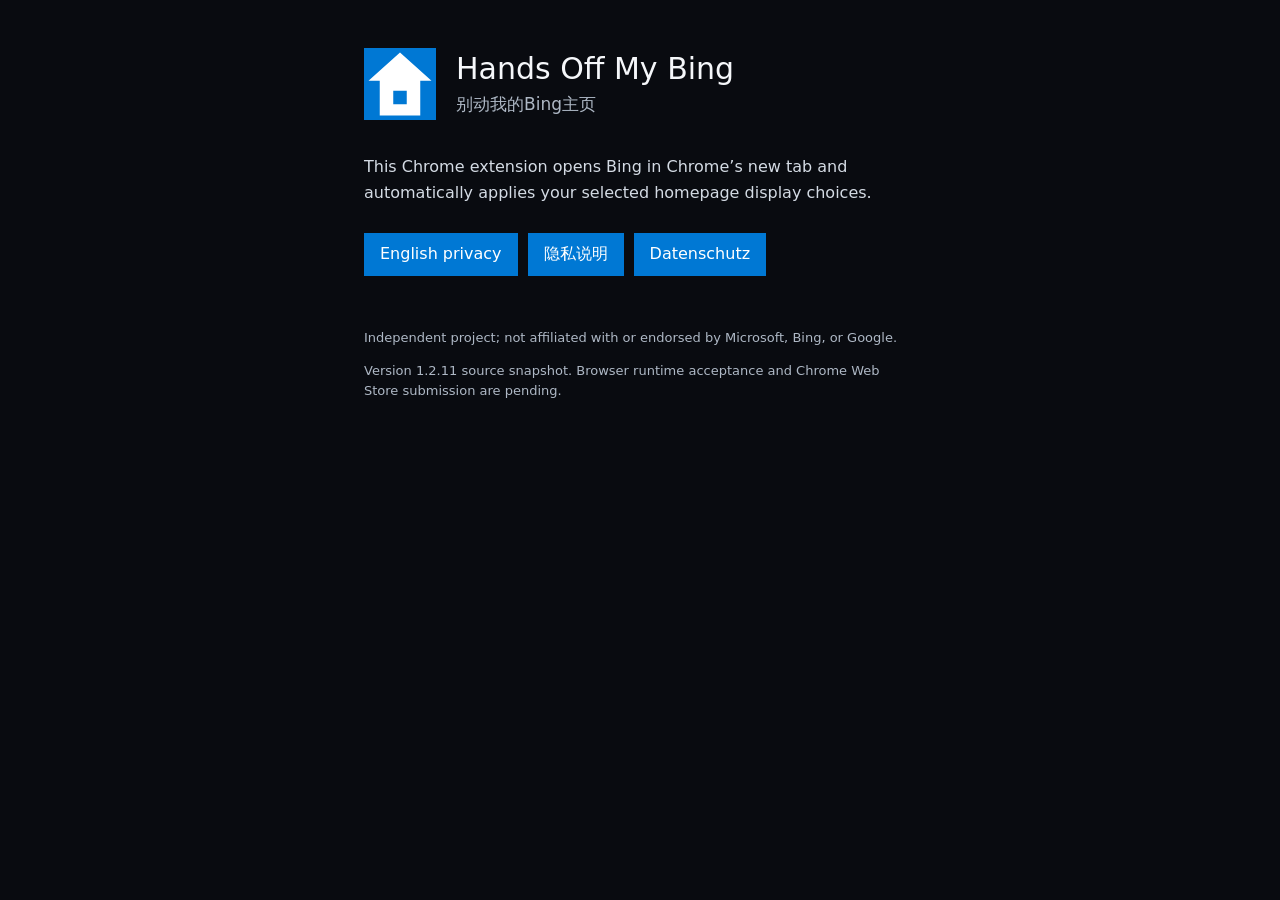
<file: docs/index.html>
<!doctype html>
<html lang="en">
<head>
  <meta charset="utf-8">
  <meta name="viewport" content="width=device-width, initial-scale=1">
  <meta name="color-scheme" content="dark">
  <meta name="description" content="Hands Off My Bing opens Bing in Chrome’s new tab and applies your homepage display choices automatically.">
  <title>Hands Off My Bing</title>
  <style>
    :root { color-scheme: dark; background: #090b10; color: #f5f7fa; font-family: system-ui, -apple-system, "Segoe UI", sans-serif; }
    * { box-sizing: border-box; }
    body { margin: 0; background: #090b10; color: #f5f7fa; }
    main { width: min(600px, 100%); margin: 0 auto; padding: 48px 24px 64px; }
    .brand { display: flex; align-items: center; gap: 20px; }
    .brand img { width: 72px; height: 72px; flex: none; }
    h1 { margin: 0; font-size: 30px; line-height: 1.15; font-weight: 300; overflow-wrap: anywhere; }
    .zh { margin: 7px 0 0; color: #aeb8c5; font-size: 17px; }
    .intro { margin: 34px 0 0; color: #d4dbe4; font-size: 16px; line-height: 1.6; }
    .links { display: flex; flex-wrap: wrap; gap: 10px; margin-top: 28px; }
    .links a { display: inline-block; padding: 11px 16px; background: #0078d4; color: #fff; text-decoration: none; }
    a:focus-visible { outline: 2px solid #55b7ff; outline-offset: 3px; }
    footer { margin-top: 52px; color: #aeb8c5; font-size: 13px; line-height: 1.55; }
    @media (max-width: 460px) { main { padding: 32px 18px 48px; } .brand { align-items: flex-start; gap: 14px; } .brand img { width: 56px; height: 56px; } h1 { font-size: 25px; } }
  </style>
</head>
<body>
  <main>
    <header class="brand">
      <img src="assets/hands-off-my-bing.svg" alt="">
      <div>
        <h1>Hands Off My Bing</h1>
        <p class="zh" lang="zh-CN">别动我的Bing主页</p>
      </div>
    </header>
    <p class="intro">This Chrome extension opens Bing in Chrome’s new tab and automatically applies your selected homepage display choices.</p>
    <nav class="links" aria-label="Privacy policy">
      <a href="privacy/privacy.html" lang="en">English privacy</a>
      <a href="privacy/privacy.zh-CN.html" lang="zh-CN">隐私说明</a>
      <a href="privacy/privacy.de.html" lang="de">Datenschutz</a>
    </nav>
    <footer>
      <p>Independent project; not affiliated with or endorsed by Microsoft, Bing, or Google.</p>
      <p>Version 1.2.11 source snapshot. Browser runtime acceptance and Chrome Web Store submission are pending.</p>
    </footer>
  </main>
</body>
</html>
</file>
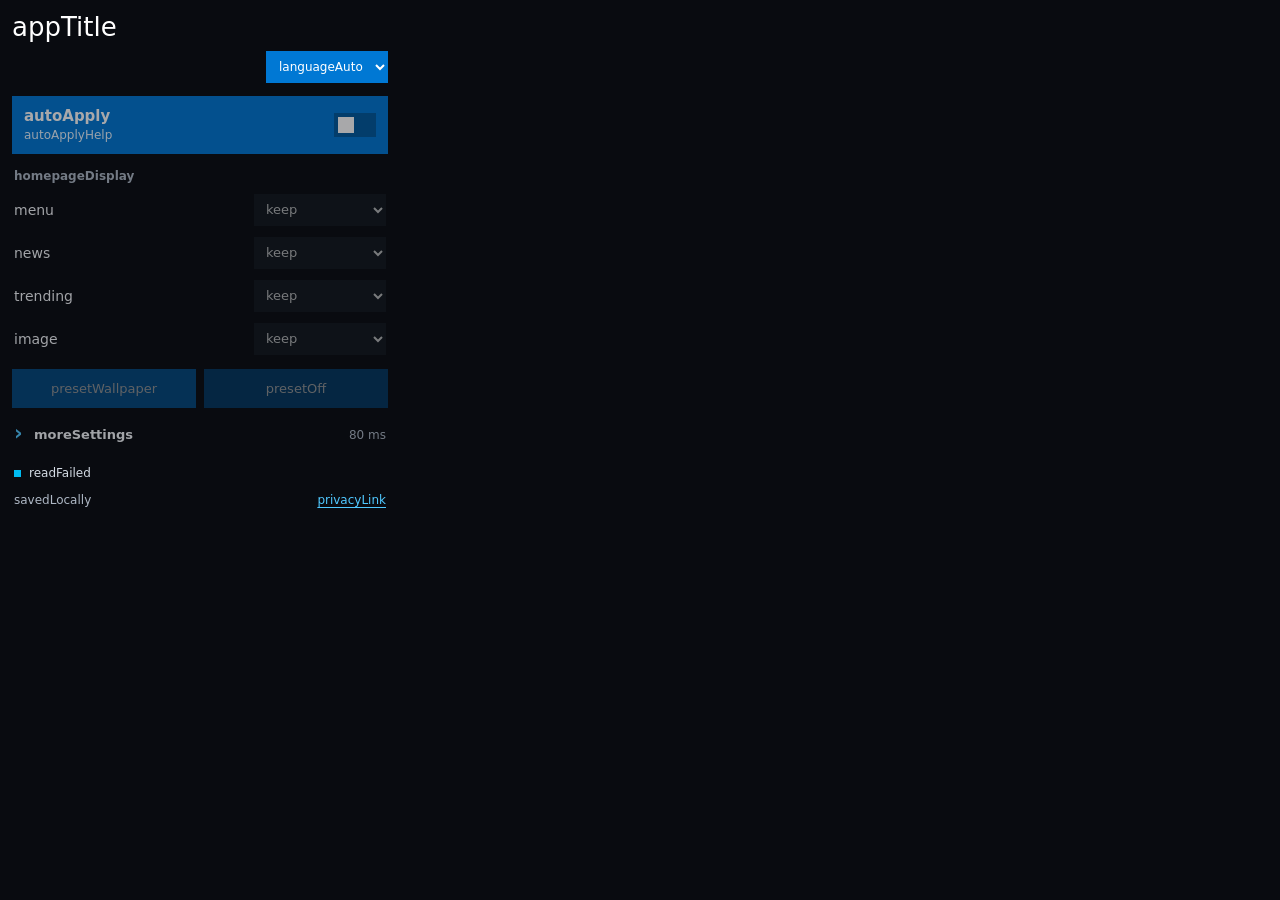
<file: src/popup.html>
<!doctype html>
<html lang="zh-CN">
<head>
  <meta charset="utf-8">
  <meta name="viewport" content="width=device-width,initial-scale=1">
  <meta name="color-scheme" content="dark">
  <title data-i18n="appTitle">别动我的Bing主页</title>
  <link rel="stylesheet" href="popup.css">
  <script src="preferences.js" defer></script>
  <script src="ui-language.js" defer></script>
  <script src="popup.js" defer></script>
</head>
<body class="settings-page">
  <main class="panel">
    <header class="brand">
      <h1 data-i18n="appTitle">别动我的Bing主页</h1>
      <label class="language-picker"><span class="sr-only" data-i18n="languageLabel">界面语言</span>
        <select id="uiLanguage" data-i18n-aria="languageSelect">
          <option value="auto" data-i18n="languageAuto">自动</option>
          <option value="zh_CN">中文</option>
          <option value="en">English</option>
          <option value="de">Deutsch</option>
        </select>
      </label>
    </header>

    <form id="preferences">
      <fieldset id="controls" disabled>
        <label class="master" for="enabled">
          <span class="master-copy"><strong data-i18n="autoApply">自动应用</strong><small data-i18n="autoApplyHelp">打开 Bing 首页时应用</small></span>
          <input type="checkbox" id="enabled" role="switch" aria-label="自动应用" data-i18n-aria="autoApply">
          <span class="switch" aria-hidden="true"></span>
        </label>

        <section class="settings-group" aria-labelledby="settingsHeading">
          <h2 id="settingsHeading" data-i18n="homepageDisplay">主页显示</h2>
          <div class="settings">
            <label class="row" for="menu"><span data-i18n="menu">菜单栏</span><select id="menu" data-field="menu"></select></label>
            <label class="row" for="news"><span data-i18n="news">新闻和关注</span><select id="news" data-field="news"></select></label>
            <label class="row" for="trending"><span data-i18n="trending">必应热点</span><select id="trending" data-field="trending"></select></label>
            <label class="row" for="image"><span data-i18n="image">背景图片</span><select id="image" data-field="image"></select></label>
          </div>
        </section>

        <div class="presets" role="group" aria-label="快捷设置" data-i18n-aria="presetGroup">
          <button type="button" data-preset="wallpaper" data-i18n="presetWallpaper">只留壁纸</button>
          <button type="button" data-preset="off" data-i18n="presetOff">全部关闭</button>
        </div>

        <details class="more-details">
          <summary><span data-i18n="moreSettings">更多设置</span><span id="delaySummaryValue">80 ms</span></summary>
          <div class="more-body">
            <label for="switchDelayMs" data-i18n="switchDelay">切换间隔（毫秒）</label>
            <div class="delay-control">
              <input id="switchDelayMs" type="number" min="0" max="2000" step="1" inputmode="numeric" aria-describedby="delayHelp delayError">
              <button id="saveDelay" type="button" data-i18n="save">保存</button>
            </div>
            <small id="delayHelp" data-i18n="delayHelp">可填 0–2000 的整数；过短可能漏关。</small>
            <small id="delayError" class="delay-error" role="status" aria-live="polite"></small>
            <div class="more-notes">
              <p data-i18n="keepNote">“保持原样”不会更改 Bing 当前设置。</p>
              <p data-i18n="pauseNote">暂停或卸载不会撤销已保存的 Bing 设置。</p>
              <p data-i18n="disableNote">停用扩展后，Chrome 默认新标签页会恢复。</p>
              <p data-i18n="newsNote">隐藏新闻只控制显示；不代表阻止所有内容下载。</p>
            </div>
          </div>
        </details>
      </fieldset>
    </form>

    <div class="status-box"><span class="dot" aria-hidden="true"></span><p id="status" role="status" aria-live="polite">正在读取设置…</p><button id="retry" type="button" hidden data-i18n="retry">重试</button></div>
    <footer><span data-i18n="savedLocally">设置保存在本机</span><a href="privacy.html" target="_blank" rel="noopener" data-i18n="privacyLink">隐私说明</a></footer>
  </main>
</body>
</html>
</file>
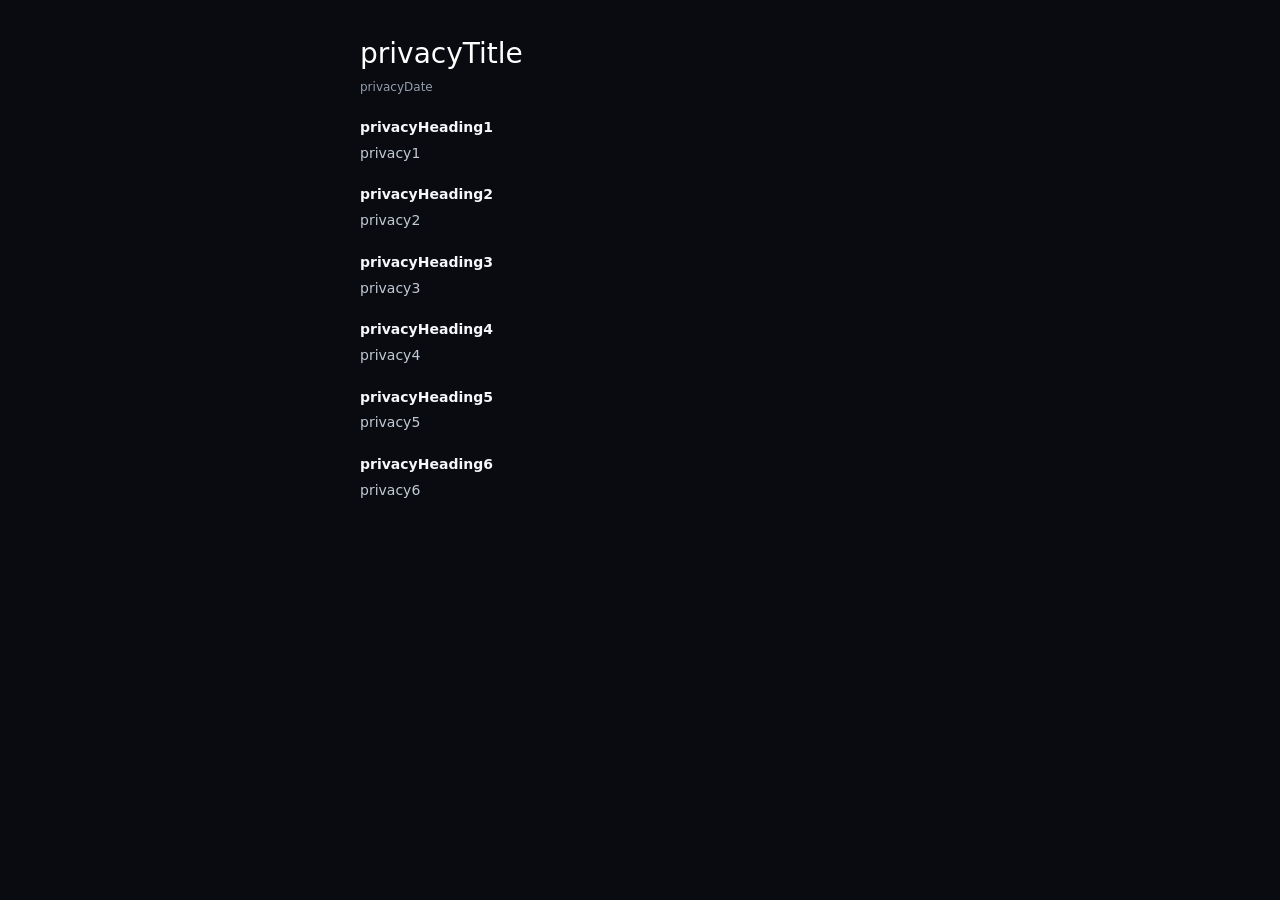
<file: src/privacy.html>
<!doctype html>
<html lang="zh-CN">
<head>
  <meta charset="utf-8">
  <meta name="viewport" content="width=device-width,initial-scale=1">
  <meta name="color-scheme" content="dark">
  <title data-i18n="privacyTitle">别动我的Bing主页 · 隐私说明</title>
  <link rel="stylesheet" href="popup.css">
  <script src="ui-language.js" defer></script>
</head>
<body class="privacy-page">
  <main>
    <h1 data-i18n="privacyTitle">别动我的Bing主页 · 隐私说明</h1>
    <p class="privacy-date" data-i18n="privacyDate">更新日期：2026 年 10 月 19 日（版本 1.2.11）</p>
    <section class="privacy-item">
      <h2 data-i18n="privacyHeading1"></h2>
      <p data-i18n="privacy1"></p>
    </section>
    <section class="privacy-item">
      <h2 data-i18n="privacyHeading2"></h2>
      <p data-i18n="privacy2"></p>
    </section>
    <section class="privacy-item">
      <h2 data-i18n="privacyHeading3"></h2>
      <p data-i18n="privacy3"></p>
    </section>
    <section class="privacy-item">
      <h2 data-i18n="privacyHeading4"></h2>
      <p data-i18n="privacy4"></p>
    </section>
    <section class="privacy-item">
      <h2 data-i18n="privacyHeading5"></h2>
      <p data-i18n="privacy5"></p>
    </section>
    <section class="privacy-item">
      <h2 data-i18n="privacyHeading6"></h2>
      <p data-i18n="privacy6"></p>
    </section>
  </main>
</body>
</html>
</file>
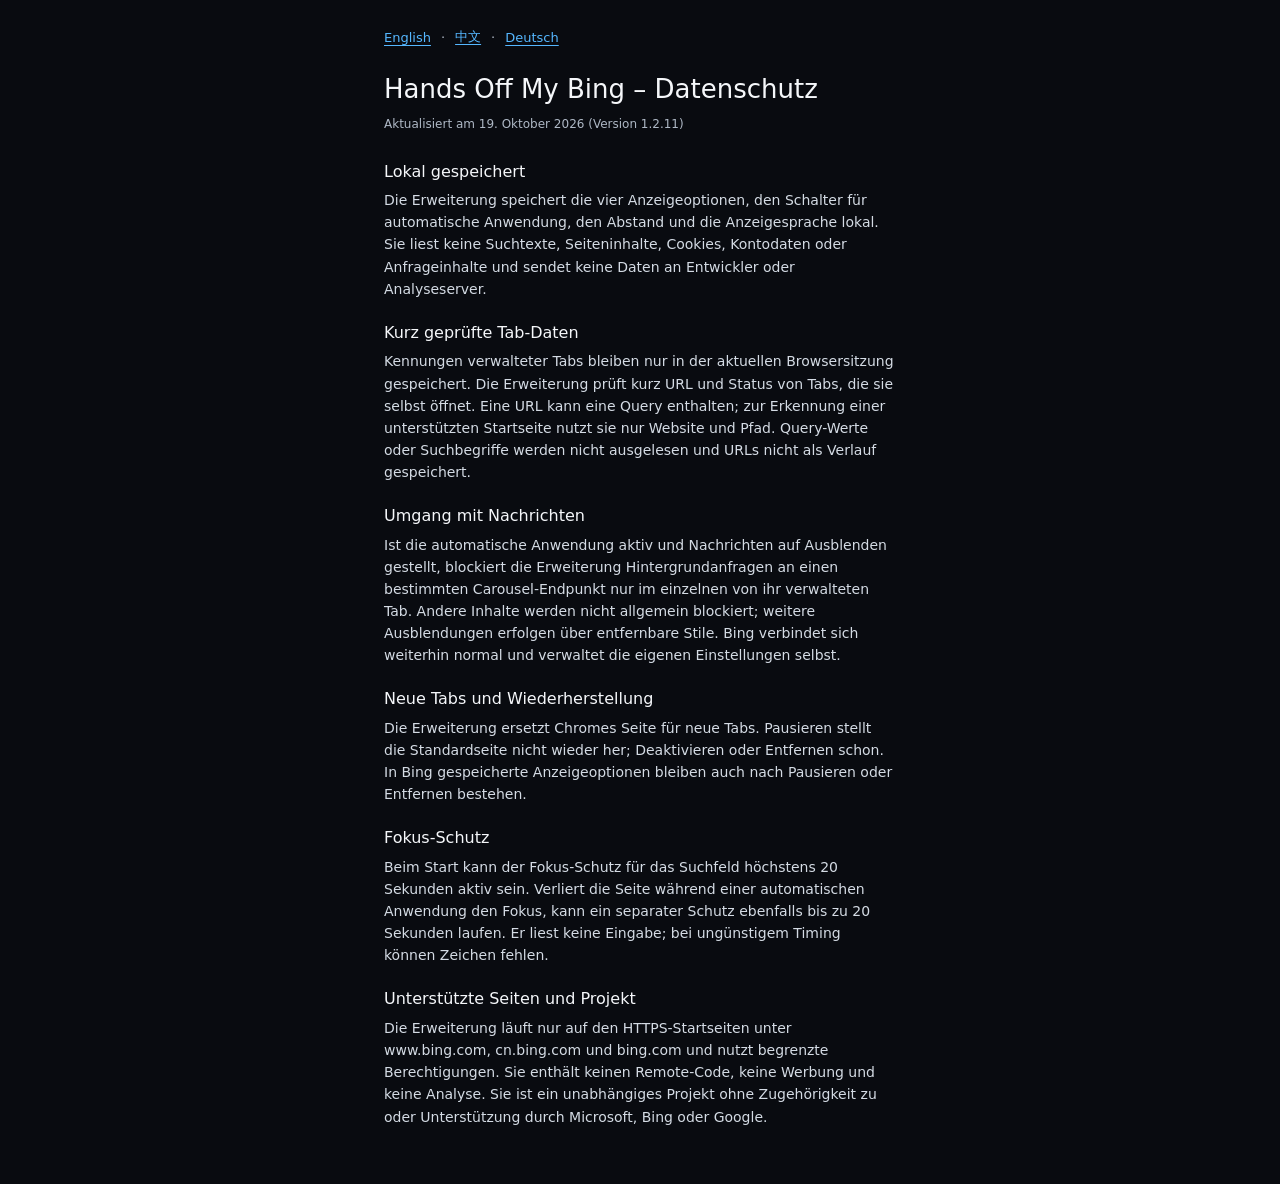
<file: docs/privacy/privacy.de.html>
<!doctype html>
<html lang="de">
<head>
  <meta charset="utf-8">
  <meta name="viewport" content="width=device-width, initial-scale=1">
  <meta name="color-scheme" content="dark">
  <title>Hands Off My Bing – Datenschutz</title>
  <style>
    :root { color-scheme: dark; background: #090b10; color: #f5f7fa; font-family: system-ui, -apple-system, "Segoe UI", sans-serif; }
    * { box-sizing: border-box; }
    body { margin: 0; background: #090b10; color: #f5f7fa; }
    main { width: min(560px, 100%); margin: 0 auto; padding: 28px 24px 56px; }
    nav { display: flex; flex-wrap: wrap; gap: 10px; align-items: center; margin-bottom: 28px; color: #aeb8c5; font-size: 13px; }
    a { color: #55b7ff; text-underline-offset: 3px; }
    a:focus-visible { outline: 2px solid #55b7ff; outline-offset: 3px; }
    h1 { margin: 0; font-size: 26px; line-height: 1.18; font-weight: 300; overflow-wrap: anywhere; }
    .date { margin: 10px 0 28px; color: #aeb8c5; font-size: 12px; line-height: 1.5; }
    section { margin: 22px 0 0; }
    h2 { margin: 0 0 7px; font-size: 16px; line-height: 1.35; font-weight: 500; }
    p { margin: 0; color: #d4dbe4; font-size: 14px; line-height: 1.58; }
    @media (max-width: 420px) { main { padding: 22px 18px 44px; } h1 { font-size: 24px; } }
  </style>
</head>
<body>
  <main>
    <nav aria-label="Language"><a href="privacy.html" lang="en">English</a><span aria-hidden="true">·</span><a href="privacy.zh-CN.html" lang="zh-CN">中文</a><span aria-hidden="true">·</span><a href="privacy.de.html" lang="de" aria-current="page">Deutsch</a></nav>
    <h1>Hands Off My Bing – Datenschutz</h1>
    <p class="date">Aktualisiert am 19. Oktober 2026 (Version 1.2.11)</p>
    <section aria-labelledby="privacy-heading-1"><h2 id="privacy-heading-1">Lokal gespeichert</h2><p>Die Erweiterung speichert die vier Anzeigeoptionen, den Schalter für automatische Anwendung, den Abstand und die Anzeigesprache lokal. Sie liest keine Suchtexte, Seiteninhalte, Cookies, Kontodaten oder Anfrageinhalte und sendet keine Daten an Entwickler oder Analyseserver.</p></section>
<section aria-labelledby="privacy-heading-2"><h2 id="privacy-heading-2">Kurz geprüfte Tab-Daten</h2><p>Kennungen verwalteter Tabs bleiben nur in der aktuellen Browsersitzung gespeichert. Die Erweiterung prüft kurz URL und Status von Tabs, die sie selbst öffnet. Eine URL kann eine Query enthalten; zur Erkennung einer unterstützten Startseite nutzt sie nur Website und Pfad. Query-Werte oder Suchbegriffe werden nicht ausgelesen und URLs nicht als Verlauf gespeichert.</p></section>
<section aria-labelledby="privacy-heading-3"><h2 id="privacy-heading-3">Umgang mit Nachrichten</h2><p>Ist die automatische Anwendung aktiv und Nachrichten auf Ausblenden gestellt, blockiert die Erweiterung Hintergrundanfragen an einen bestimmten Carousel-Endpunkt nur im einzelnen von ihr verwalteten Tab. Andere Inhalte werden nicht allgemein blockiert; weitere Ausblendungen erfolgen über entfernbare Stile. Bing verbindet sich weiterhin normal und verwaltet die eigenen Einstellungen selbst.</p></section>
<section aria-labelledby="privacy-heading-4"><h2 id="privacy-heading-4">Neue Tabs und Wiederherstellung</h2><p>Die Erweiterung ersetzt Chromes Seite für neue Tabs. Pausieren stellt die Standardseite nicht wieder her; Deaktivieren oder Entfernen schon. In Bing gespeicherte Anzeigeoptionen bleiben auch nach Pausieren oder Entfernen bestehen.</p></section>
<section aria-labelledby="privacy-heading-5"><h2 id="privacy-heading-5">Fokus-Schutz</h2><p>Beim Start kann der Fokus-Schutz für das Suchfeld höchstens 20 Sekunden aktiv sein. Verliert die Seite während einer automatischen Anwendung den Fokus, kann ein separater Schutz ebenfalls bis zu 20 Sekunden laufen. Er liest keine Eingabe; bei ungünstigem Timing können Zeichen fehlen.</p></section>
<section aria-labelledby="privacy-heading-6"><h2 id="privacy-heading-6">Unterstützte Seiten und Projekt</h2><p>Die Erweiterung läuft nur auf den HTTPS-Startseiten unter www.bing.com, cn.bing.com und bing.com und nutzt begrenzte Berechtigungen. Sie enthält keinen Remote-Code, keine Werbung und keine Analyse. Sie ist ein unabhängiges Projekt ohne Zugehörigkeit zu oder Unterstützung durch Microsoft, Bing oder Google.</p></section>
  </main>
</body>
</html>
</file>
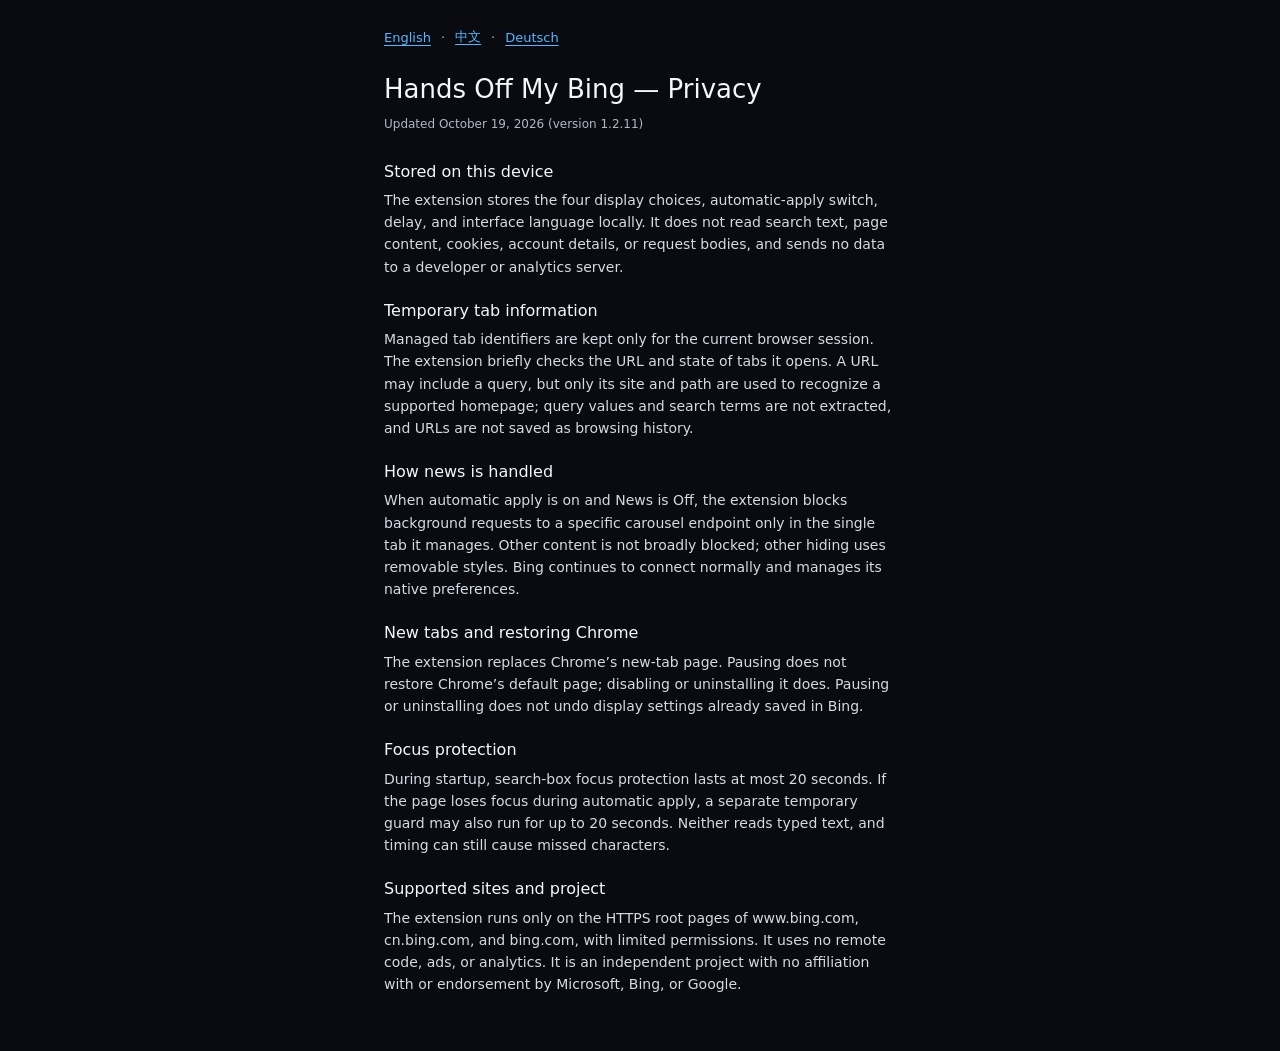
<file: docs/privacy/privacy.html>
<!doctype html>
<html lang="en">
<head>
  <meta charset="utf-8">
  <meta name="viewport" content="width=device-width, initial-scale=1">
  <meta name="color-scheme" content="dark">
  <title>Hands Off My Bing — Privacy</title>
  <style>
    :root { color-scheme: dark; background: #090b10; color: #f5f7fa; font-family: system-ui, -apple-system, "Segoe UI", sans-serif; }
    * { box-sizing: border-box; }
    body { margin: 0; background: #090b10; color: #f5f7fa; }
    main { width: min(560px, 100%); margin: 0 auto; padding: 28px 24px 56px; }
    nav { display: flex; flex-wrap: wrap; gap: 10px; align-items: center; margin-bottom: 28px; color: #aeb8c5; font-size: 13px; }
    a { color: #55b7ff; text-underline-offset: 3px; }
    a:focus-visible { outline: 2px solid #55b7ff; outline-offset: 3px; }
    h1 { margin: 0; font-size: 26px; line-height: 1.18; font-weight: 300; overflow-wrap: anywhere; }
    .date { margin: 10px 0 28px; color: #aeb8c5; font-size: 12px; line-height: 1.5; }
    section { margin: 22px 0 0; }
    h2 { margin: 0 0 7px; font-size: 16px; line-height: 1.35; font-weight: 500; }
    p { margin: 0; color: #d4dbe4; font-size: 14px; line-height: 1.58; }
    @media (max-width: 420px) { main { padding: 22px 18px 44px; } h1 { font-size: 24px; } }
  </style>
</head>
<body>
  <main>
    <nav aria-label="Language"><a href="privacy.html" lang="en" aria-current="page">English</a><span aria-hidden="true">·</span><a href="privacy.zh-CN.html" lang="zh-CN">中文</a><span aria-hidden="true">·</span><a href="privacy.de.html" lang="de">Deutsch</a></nav>
    <h1>Hands Off My Bing — Privacy</h1>
    <p class="date">Updated October 19, 2026 (version 1.2.11)</p>
    <section aria-labelledby="privacy-heading-1"><h2 id="privacy-heading-1">Stored on this device</h2><p>The extension stores the four display choices, automatic-apply switch, delay, and interface language locally. It does not read search text, page content, cookies, account details, or request bodies, and sends no data to a developer or analytics server.</p></section>
<section aria-labelledby="privacy-heading-2"><h2 id="privacy-heading-2">Temporary tab information</h2><p>Managed tab identifiers are kept only for the current browser session. The extension briefly checks the URL and state of tabs it opens. A URL may include a query, but only its site and path are used to recognize a supported homepage; query values and search terms are not extracted, and URLs are not saved as browsing history.</p></section>
<section aria-labelledby="privacy-heading-3"><h2 id="privacy-heading-3">How news is handled</h2><p>When automatic apply is on and News is Off, the extension blocks background requests to a specific carousel endpoint only in the single tab it manages. Other content is not broadly blocked; other hiding uses removable styles. Bing continues to connect normally and manages its native preferences.</p></section>
<section aria-labelledby="privacy-heading-4"><h2 id="privacy-heading-4">New tabs and restoring Chrome</h2><p>The extension replaces Chrome’s new-tab page. Pausing does not restore Chrome’s default page; disabling or uninstalling it does. Pausing or uninstalling does not undo display settings already saved in Bing.</p></section>
<section aria-labelledby="privacy-heading-5"><h2 id="privacy-heading-5">Focus protection</h2><p>During startup, search-box focus protection lasts at most 20 seconds. If the page loses focus during automatic apply, a separate temporary guard may also run for up to 20 seconds. Neither reads typed text, and timing can still cause missed characters.</p></section>
<section aria-labelledby="privacy-heading-6"><h2 id="privacy-heading-6">Supported sites and project</h2><p>The extension runs only on the HTTPS root pages of www.bing.com, cn.bing.com, and bing.com, with limited permissions. It uses no remote code, ads, or analytics. It is an independent project with no affiliation with or endorsement by Microsoft, Bing, or Google.</p></section>
  </main>
</body>
</html>
</file>
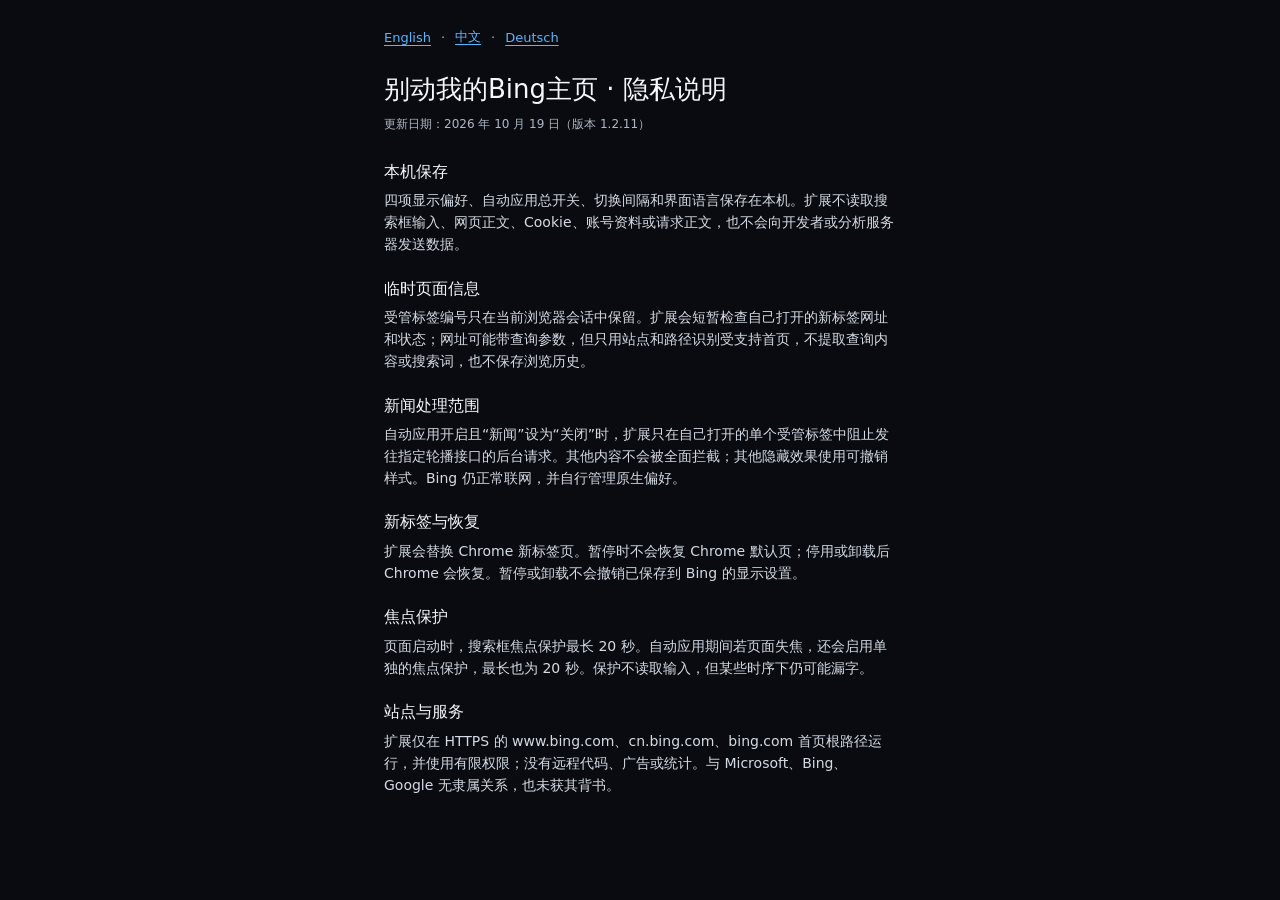
<file: docs/privacy/privacy.zh-CN.html>
<!doctype html>
<html lang="zh-CN">
<head>
  <meta charset="utf-8">
  <meta name="viewport" content="width=device-width, initial-scale=1">
  <meta name="color-scheme" content="dark">
  <title>别动我的Bing主页 · 隐私说明</title>
  <style>
    :root { color-scheme: dark; background: #090b10; color: #f5f7fa; font-family: system-ui, -apple-system, "Segoe UI", sans-serif; }
    * { box-sizing: border-box; }
    body { margin: 0; background: #090b10; color: #f5f7fa; }
    main { width: min(560px, 100%); margin: 0 auto; padding: 28px 24px 56px; }
    nav { display: flex; flex-wrap: wrap; gap: 10px; align-items: center; margin-bottom: 28px; color: #aeb8c5; font-size: 13px; }
    a { color: #55b7ff; text-underline-offset: 3px; }
    a:focus-visible { outline: 2px solid #55b7ff; outline-offset: 3px; }
    h1 { margin: 0; font-size: 26px; line-height: 1.18; font-weight: 300; overflow-wrap: anywhere; }
    .date { margin: 10px 0 28px; color: #aeb8c5; font-size: 12px; line-height: 1.5; }
    section { margin: 22px 0 0; }
    h2 { margin: 0 0 7px; font-size: 16px; line-height: 1.35; font-weight: 500; }
    p { margin: 0; color: #d4dbe4; font-size: 14px; line-height: 1.58; }
    @media (max-width: 420px) { main { padding: 22px 18px 44px; } h1 { font-size: 24px; } }
  </style>
</head>
<body>
  <main>
    <nav aria-label="Language"><a href="privacy.html" lang="en">English</a><span aria-hidden="true">·</span><a href="privacy.zh-CN.html" lang="zh-CN" aria-current="page">中文</a><span aria-hidden="true">·</span><a href="privacy.de.html" lang="de">Deutsch</a></nav>
    <h1>别动我的Bing主页 · 隐私说明</h1>
    <p class="date">更新日期：2026 年 10 月 19 日（版本 1.2.11）</p>
    <section aria-labelledby="privacy-heading-1"><h2 id="privacy-heading-1">本机保存</h2><p>四项显示偏好、自动应用总开关、切换间隔和界面语言保存在本机。扩展不读取搜索框输入、网页正文、Cookie、账号资料或请求正文，也不会向开发者或分析服务器发送数据。</p></section>
<section aria-labelledby="privacy-heading-2"><h2 id="privacy-heading-2">临时页面信息</h2><p>受管标签编号只在当前浏览器会话中保留。扩展会短暂检查自己打开的新标签网址和状态；网址可能带查询参数，但只用站点和路径识别受支持首页，不提取查询内容或搜索词，也不保存浏览历史。</p></section>
<section aria-labelledby="privacy-heading-3"><h2 id="privacy-heading-3">新闻处理范围</h2><p>自动应用开启且“新闻”设为“关闭”时，扩展只在自己打开的单个受管标签中阻止发往指定轮播接口的后台请求。其他内容不会被全面拦截；其他隐藏效果使用可撤销样式。Bing 仍正常联网，并自行管理原生偏好。</p></section>
<section aria-labelledby="privacy-heading-4"><h2 id="privacy-heading-4">新标签与恢复</h2><p>扩展会替换 Chrome 新标签页。暂停时不会恢复 Chrome 默认页；停用或卸载后 Chrome 会恢复。暂停或卸载不会撤销已保存到 Bing 的显示设置。</p></section>
<section aria-labelledby="privacy-heading-5"><h2 id="privacy-heading-5">焦点保护</h2><p>页面启动时，搜索框焦点保护最长 20 秒。自动应用期间若页面失焦，还会启用单独的焦点保护，最长也为 20 秒。保护不读取输入，但某些时序下仍可能漏字。</p></section>
<section aria-labelledby="privacy-heading-6"><h2 id="privacy-heading-6">站点与服务</h2><p>扩展仅在 HTTPS 的 www.bing.com、cn.bing.com、bing.com 首页根路径运行，并使用有限权限；没有远程代码、广告或统计。与 Microsoft、Bing、Google 无隶属关系，也未获其背书。</p></section>
  </main>
</body>
</html>
</file>
<file: src/popup.css>
:root {
  color-scheme: dark;
  font-family: "Segoe UI", "Segoe UI Variable", system-ui, -apple-system, BlinkMacSystemFont, "Microsoft YaHei", sans-serif;
  font-size: 14px;
  color: #f5f7fa;
  background: #090b10;
}
* { box-sizing: border-box; }
body { margin: 0; background: #090b10; color: #f5f7fa; }
body.settings-page {
  width: 400px;
  max-height: 600px;
  overflow: auto;
  padding: 12px;
}
body.settings-page:not(.i18n-ready) .panel { visibility: hidden; }
button, select, input { font: inherit; }
button, select { cursor: pointer; }
a { color: #50c8ff; text-underline-offset: 3px; }
:focus-visible { outline: 2px solid #66d9ff; outline-offset: 3px; }
.panel { padding: 0; background: transparent; }
.brand { display: grid; gap: 9px; margin: 0 0 13px; }
h1 { margin: 0; color: #fff; font-size: 26px; line-height: 1.16; font-weight: 300; overflow-wrap: anywhere; }
.language-picker { justify-self: end; }
.language-picker select, .row select, .more-body select, .delay-control input {
  min-height: 32px;
  border: 0;
  border-radius: 0;
  background: #171c25;
  color: #fff;
  font-size: 12px;
}
.language-picker select { max-width: 100%; padding: 5px 9px; background: #0078d4; }
.sr-only { position:absolute; width:1px; height:1px; padding:0; margin:-1px; overflow:hidden; clip:rect(0,0,0,0); white-space:nowrap; border:0; }
fieldset { min-width: 0; margin: 0; padding: 0; border: 0; }
.master {
  position: relative;
  display: flex;
  min-height: 58px;
  align-items: center;
  justify-content: space-between;
  gap: 12px;
  padding: 11px 12px;
  background: #0078d4;
  color: #fff;
  cursor: pointer;
}
.master-copy { min-width: 0; }
.master-copy strong { display: block; font-size: 15px; font-weight: 600; }
.master-copy small { display: block; margin-top: 2px; color: #e9f5ff; font-size: 12px; line-height: 1.35; }
.master input { position: absolute; right: 10px; width: 44px; height: 28px; margin: 0; opacity: 0; cursor: pointer; }
.switch { width: 42px; height: 24px; flex: 0 0 auto; background: #005a9e; pointer-events: none; transition: background-color .12s ease; }
.switch::after { content: ""; display: block; width: 16px; height: 16px; margin: 4px; background: #fff; transition: transform .12s ease; }
.master input:checked + .switch { background: #00a6e7; }
.master input:checked + .switch::after { transform: translateX(18px); }
.master input:focus-visible + .switch { outline: 2px solid #fff; outline-offset: 3px; }
.settings-group { margin-top: 15px; }
h2 { margin: 0 0 5px 2px; color: #aeb8c5; font-size: 12px; font-weight: 600; }
.settings { padding: 0 2px; }
.row { display: flex; min-height: 43px; align-items: center; justify-content: space-between; gap: 9px; color: #f5f7fa; font-size: 14px; }
.row > span { min-width: 0; overflow-wrap: anywhere; }
.row select { flex: 0 0 auto; width: 132px; padding: 5px 8px; font-size: 13px; }
.row select[data-mode="off"] { background: #171c25; }
.row select[data-mode="on"] { background: #005a9e; }
.presets { display: flex; gap: 8px; margin-top: 9px; }
.presets button, .delay-control button {
  min-height: 39px;
  border: 0;
  border-radius: 0;
  background: #0078d4;
  color: #fff;
  font-size: 13px;
}
.presets button { flex: 1; padding: 7px 9px; }
.presets button:nth-child(2) { background: #005a9e; }
.presets button:hover, .delay-control button:hover { background: #0095e8; }
.more-details { margin-top: 11px; color: #f5f7fa; }
.more-details summary { display: flex; align-items: center; min-height: 31px; padding: 3px 2px; font-size: 13px; font-weight: 600; cursor: pointer; }
.more-details summary::before { content: "›"; width: 14px; flex: 0 0 auto; margin-right: 6px; color: #50c8ff; font-size: 21px; line-height: 1; transform: translateY(-1px); }
.more-details[open] summary::before { transform: rotate(90deg); }
.more-details summary > span:first-of-type { flex: 1; }
#delaySummaryValue { color: #aeb8c5; font-size: 12px; font-weight: 400; }
.more-body { display: grid; grid-template-columns: minmax(0, 1fr) auto; align-items: center; gap: 8px 9px; padding: 9px 2px 3px; font-size: 12px; }
.more-body > label { font-weight: 600; }
.delay-control { display: flex; align-items: center; gap: 7px; }
.delay-control input { width: 82px; padding: 5px 8px; }
.delay-control button { min-height: 32px; padding: 5px 10px; background: #0078d4; }
#delayHelp, .delay-error { grid-column: 1 / -1; line-height: 1.4; color: #aeb8c5; font-size: 12px; overflow-wrap: anywhere; }
.delay-error { min-height: 0; color: #ff9b91; }
.more-notes { grid-column: 1 / -1; display: grid; gap: 6px; padding-top: 7px; }
.more-notes p, .more-notes a { margin: 0; color: #aeb8c5; line-height: 1.4; font-size: 12px; overflow-wrap: anywhere; }
.status-box { display: flex; align-items: flex-start; gap: 8px; margin-top: 11px; padding: 4px 2px; }
.dot { width: 7px; height: 7px; flex: 0 0 auto; margin-top: 5px; background: #00bcf2; }
#status { flex: 1; margin: 0; color: #d4dbe4; font-size: 12px; line-height: 1.4; overflow-wrap: anywhere; }
#retry { padding: 0; border: 0; background: transparent; color: #50c8ff; font-size: 12px; text-decoration: underline; text-underline-offset: 2px; }
footer { display: flex; justify-content: space-between; align-items: center; gap: 8px; margin: 7px 2px 0; color: #aeb8c5; font-size: 12px; }
footer a { font-size: 12px; }
.settings-page fieldset:disabled { opacity: .65; }
.settings-page fieldset:disabled button, .settings-page fieldset:disabled select, .settings-page fieldset:disabled input { cursor: wait; }
button:disabled { cursor: wait; opacity: .55; }

body.options-page {
  width: auto;
  min-width: 0;
  max-height: none;
  padding: 34px 18px;
  overflow: auto;
}
body.options-page .panel { width: min(560px, 100%); margin: 0 auto; padding: 0; }
body.options-page .brand { margin-bottom: 18px; }
body.options-page h1, body.privacy-page h1 { font-size: 28px; }
body.options-page .row { min-height: 49px; }
body.options-page .status-box { margin-top: 15px; }

body.privacy-page {
  min-width: 0;
  padding: 38px 20px;
}
body.privacy-page:not(.i18n-ready) main { visibility: hidden; }
body.privacy-page main { width: min(560px, 100%); margin: 0 auto; padding: 0; line-height: 1.55; }
body.privacy-page h1 { margin: 0 0 8px; color: #fff; font-weight: 300; overflow-wrap: anywhere; }
body.privacy-page .privacy-date { margin: 0 0 20px; color: #929eac; font-size: 12px; }
.privacy-item { margin: 20px 0 0; padding: 0; }
.privacy-item h2 { margin: 0 0 4px; color: #f5f7fa; font-size: 14px; font-weight: 600; }
.privacy-item p { margin: 0; color: #c1cad5; font-size: 14px; line-height: 1.55; overflow-wrap: anywhere; }

@media (prefers-reduced-motion: reduce) {
  *, *::before, *::after { scroll-behavior: auto !important; transition-duration: .01ms !important; animation-duration: .01ms !important; animation-iteration-count: 1 !important; }
}
</file>
